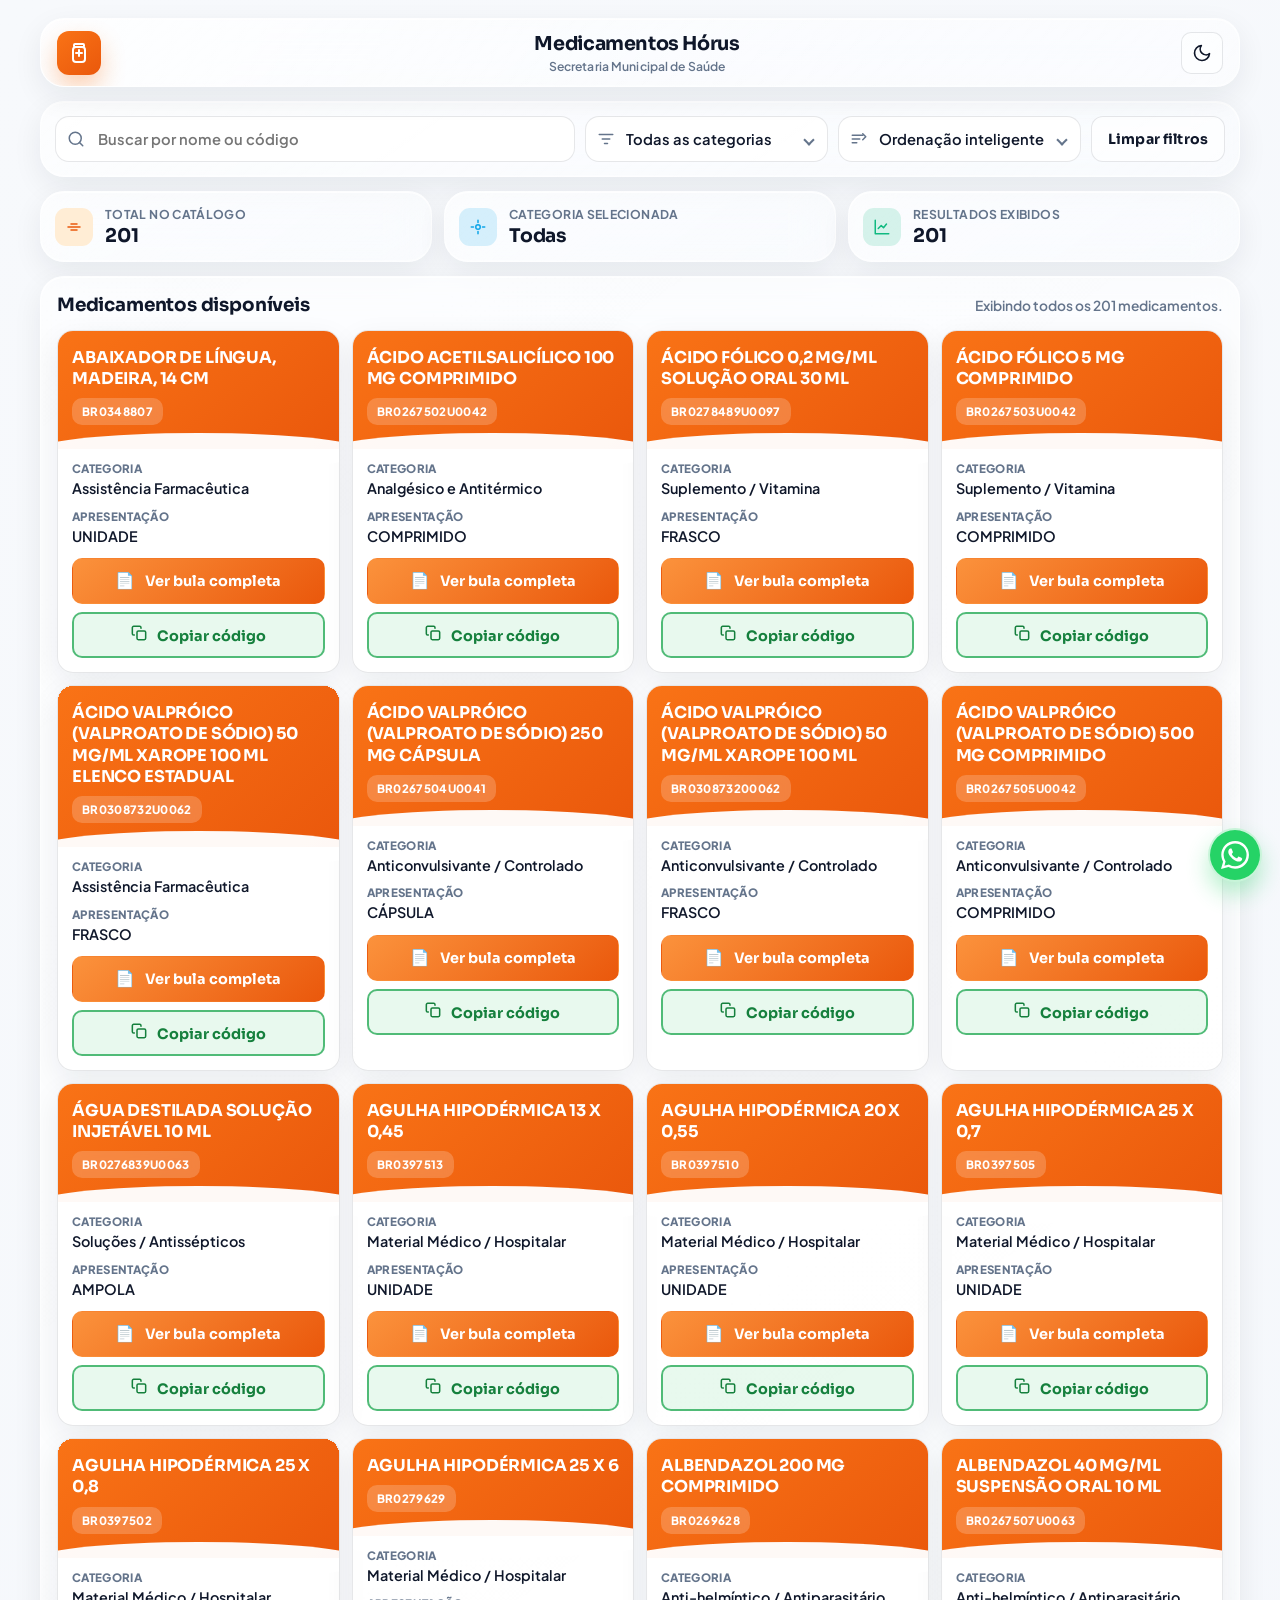
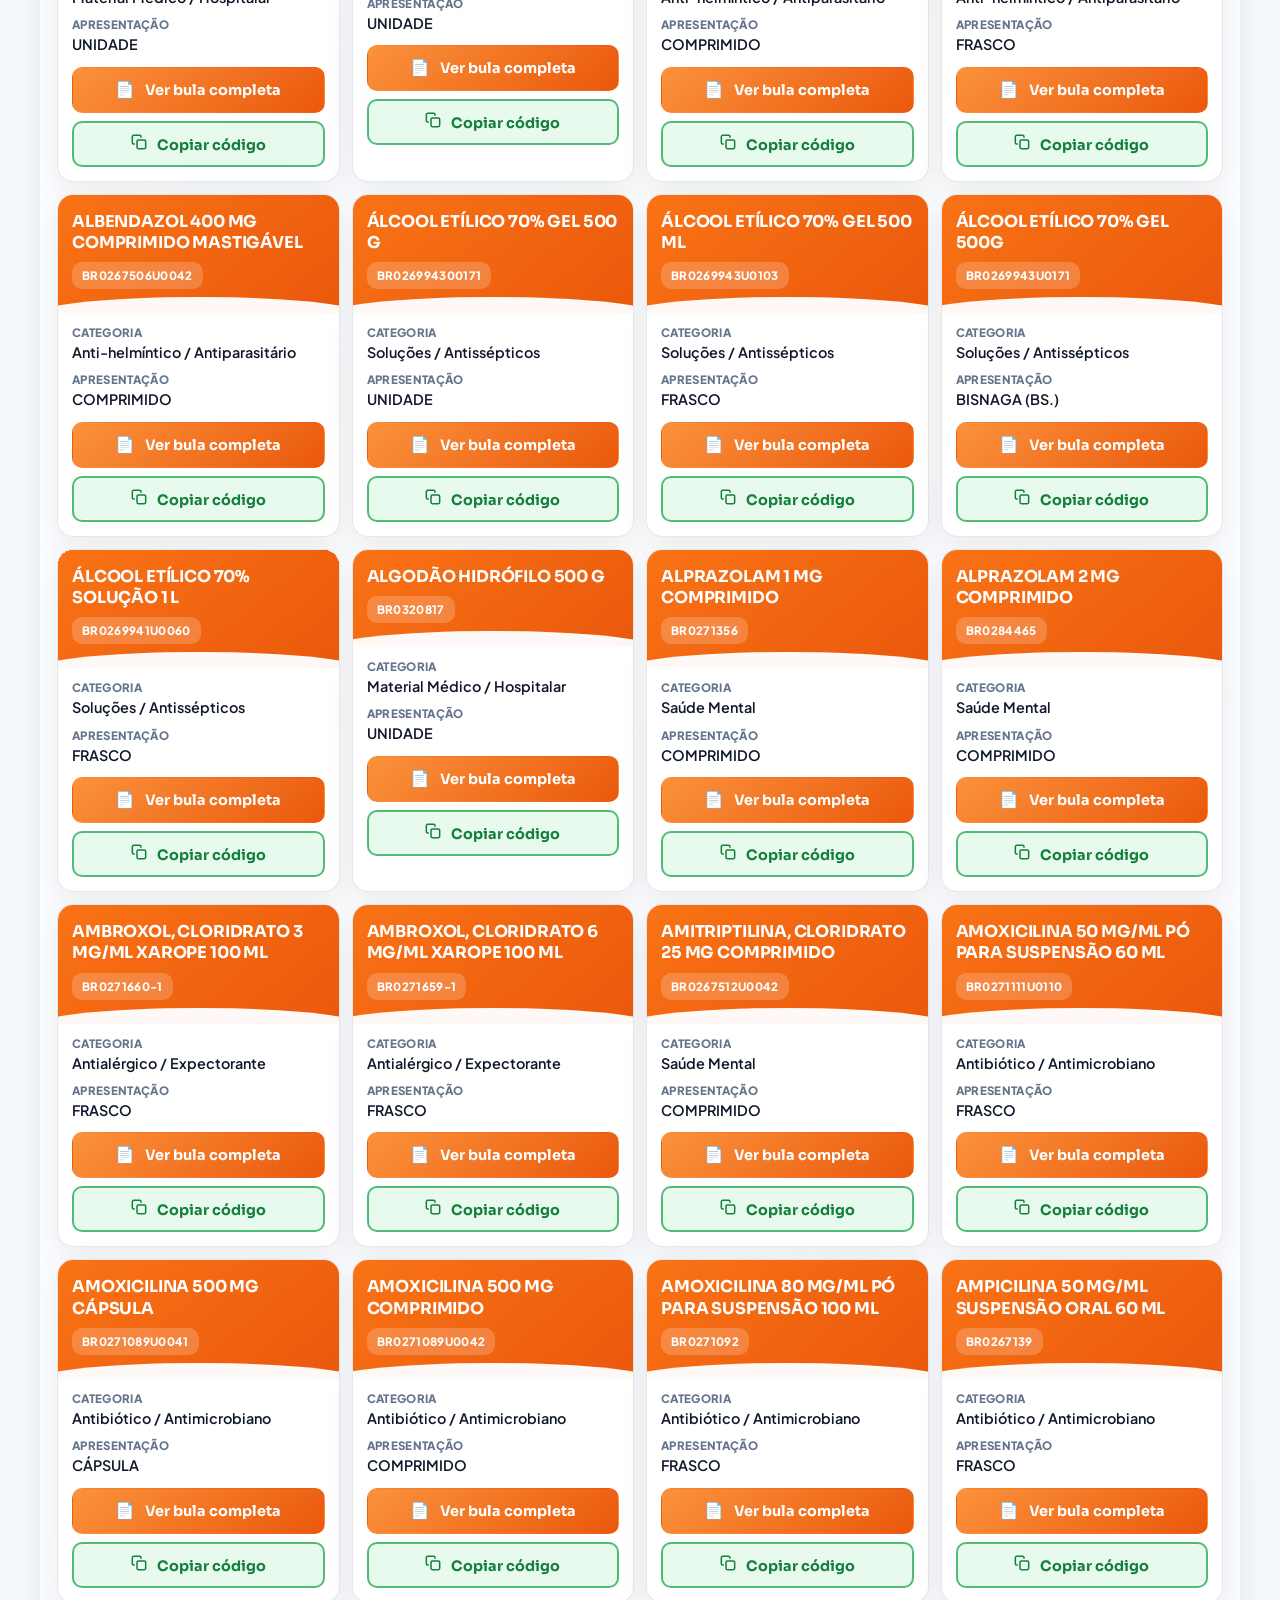
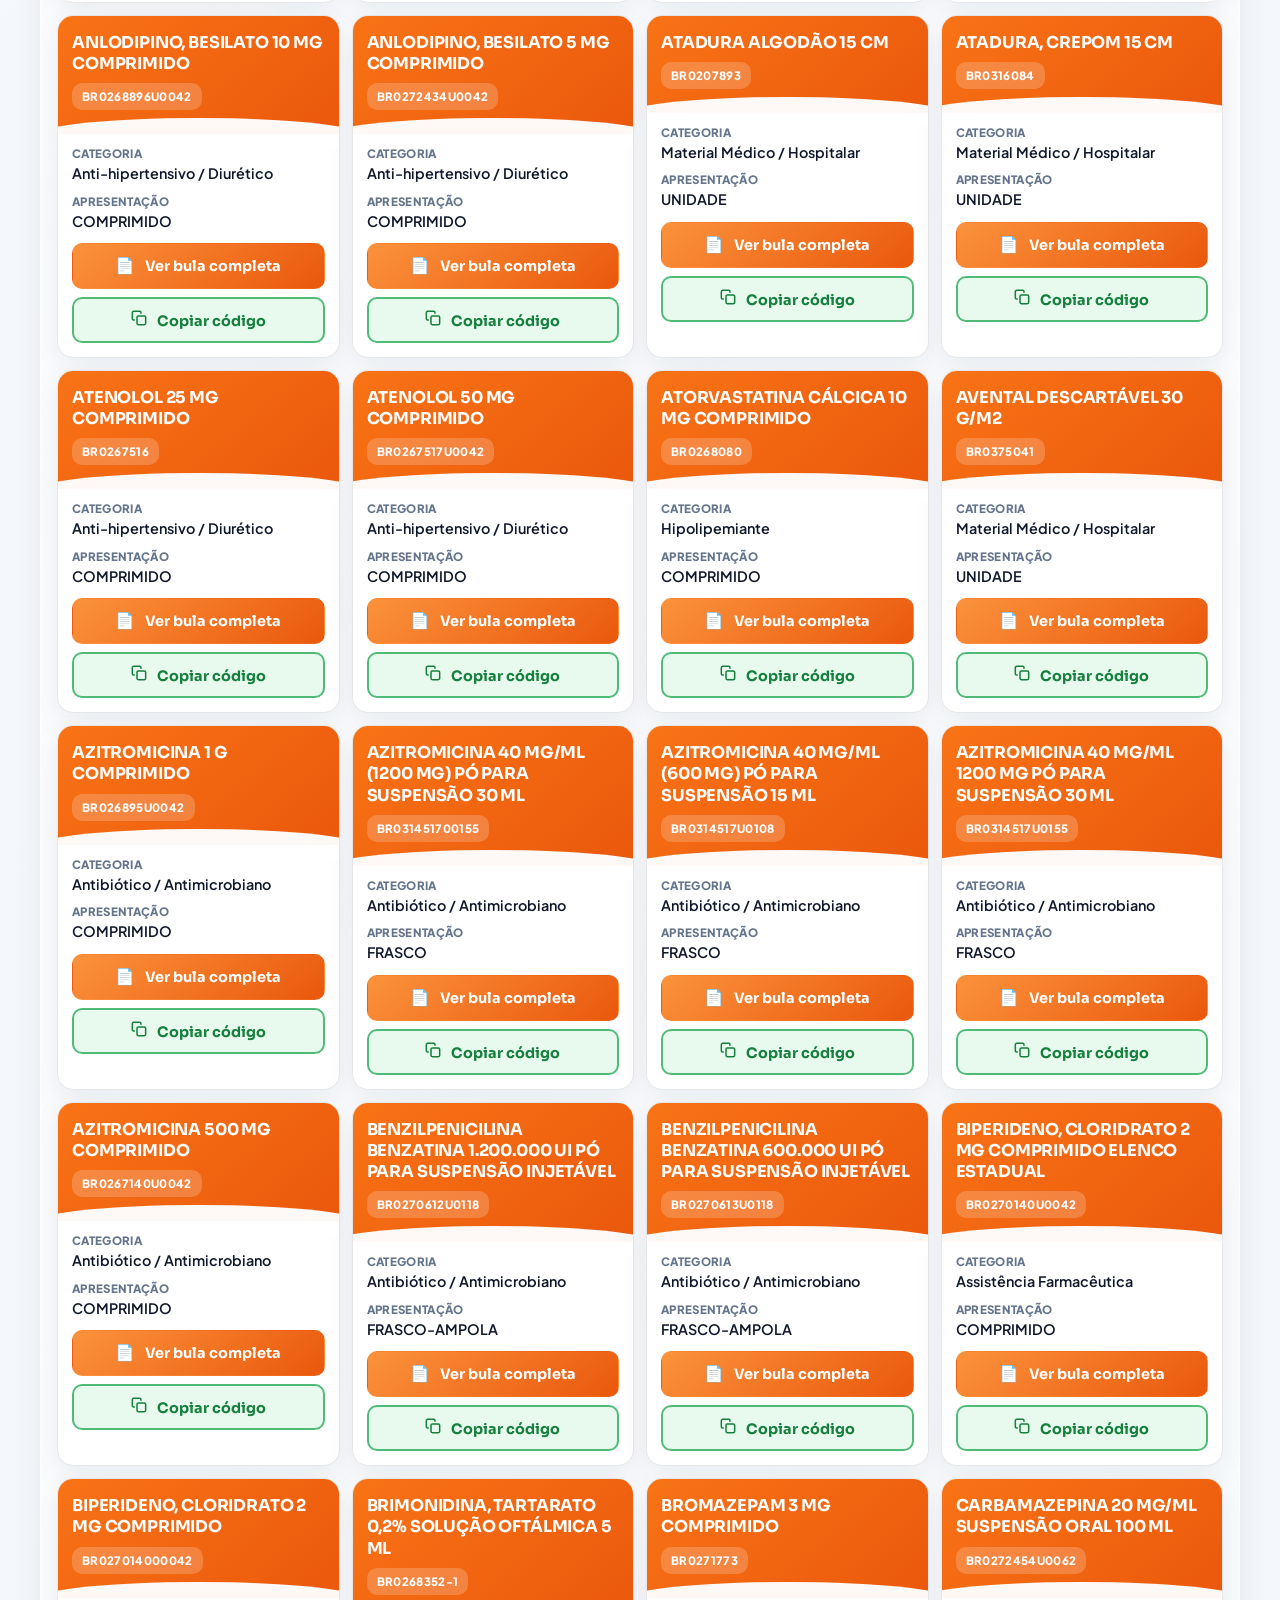
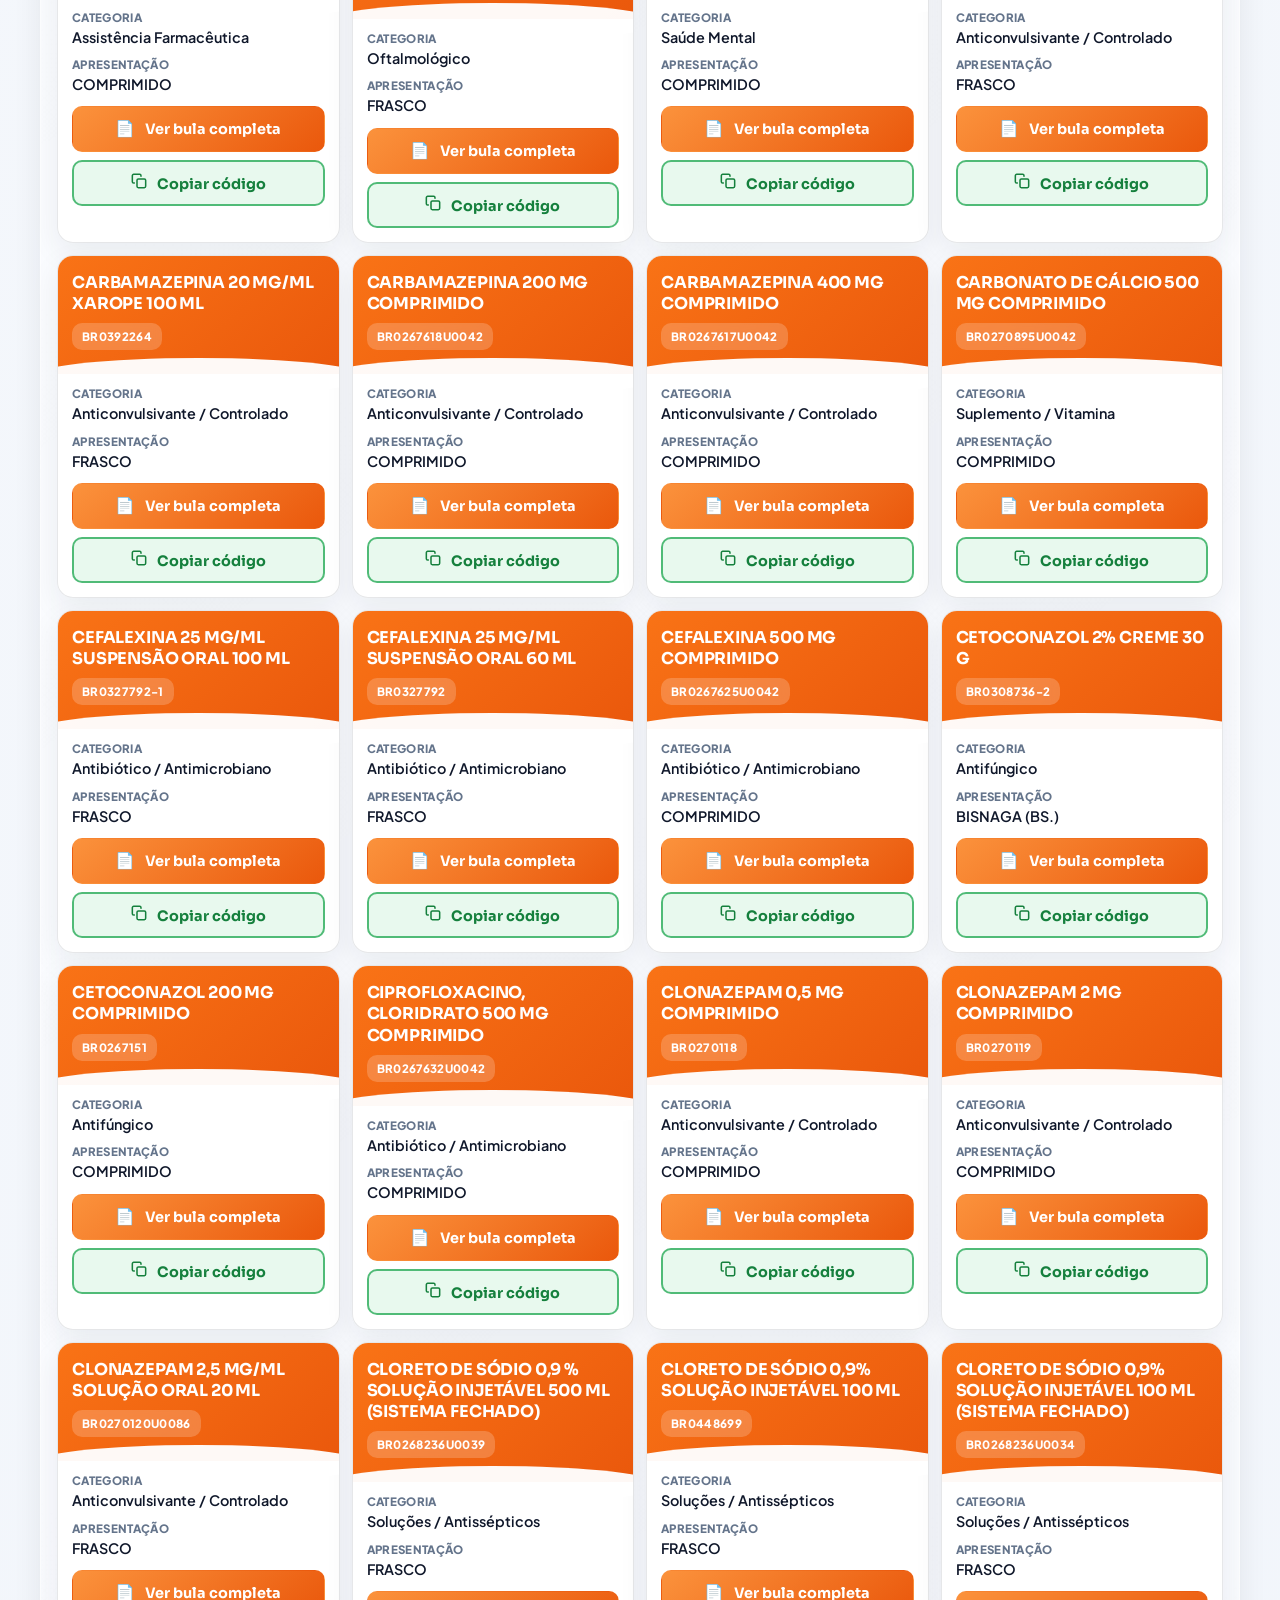
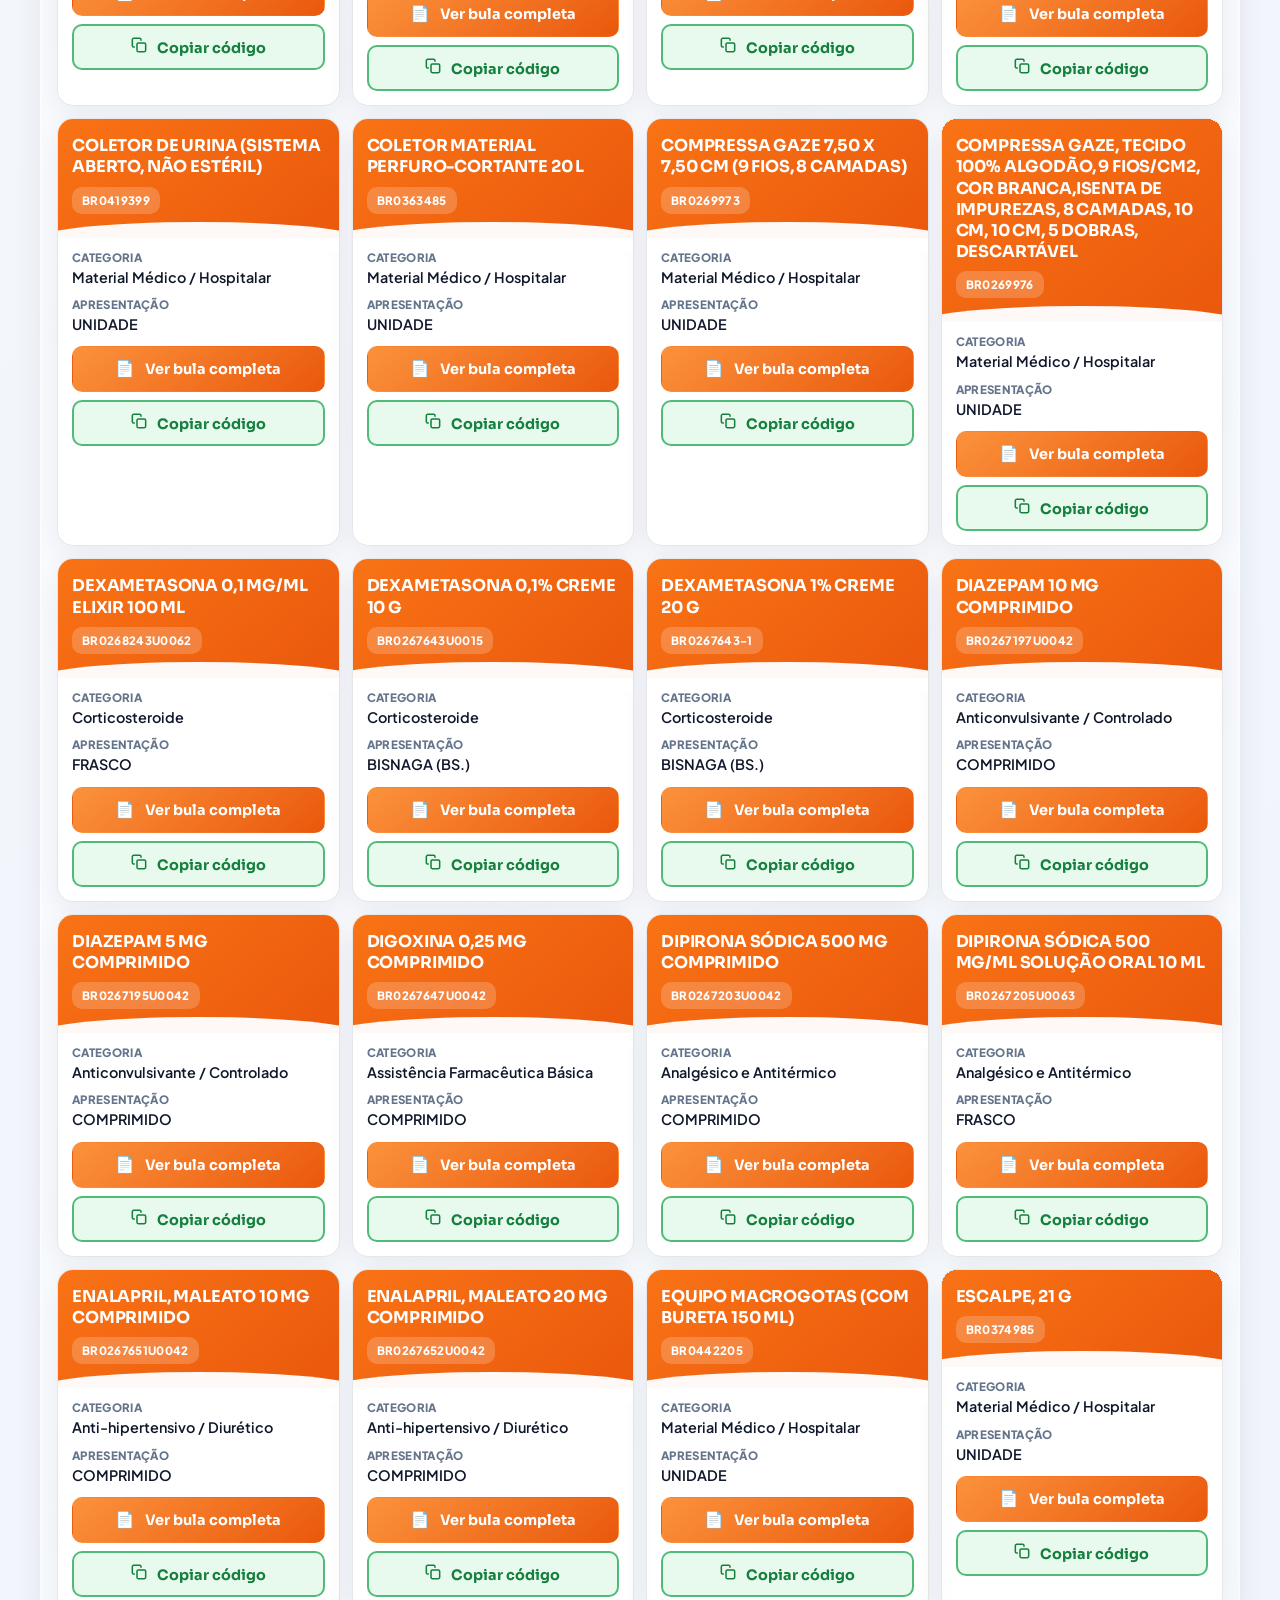
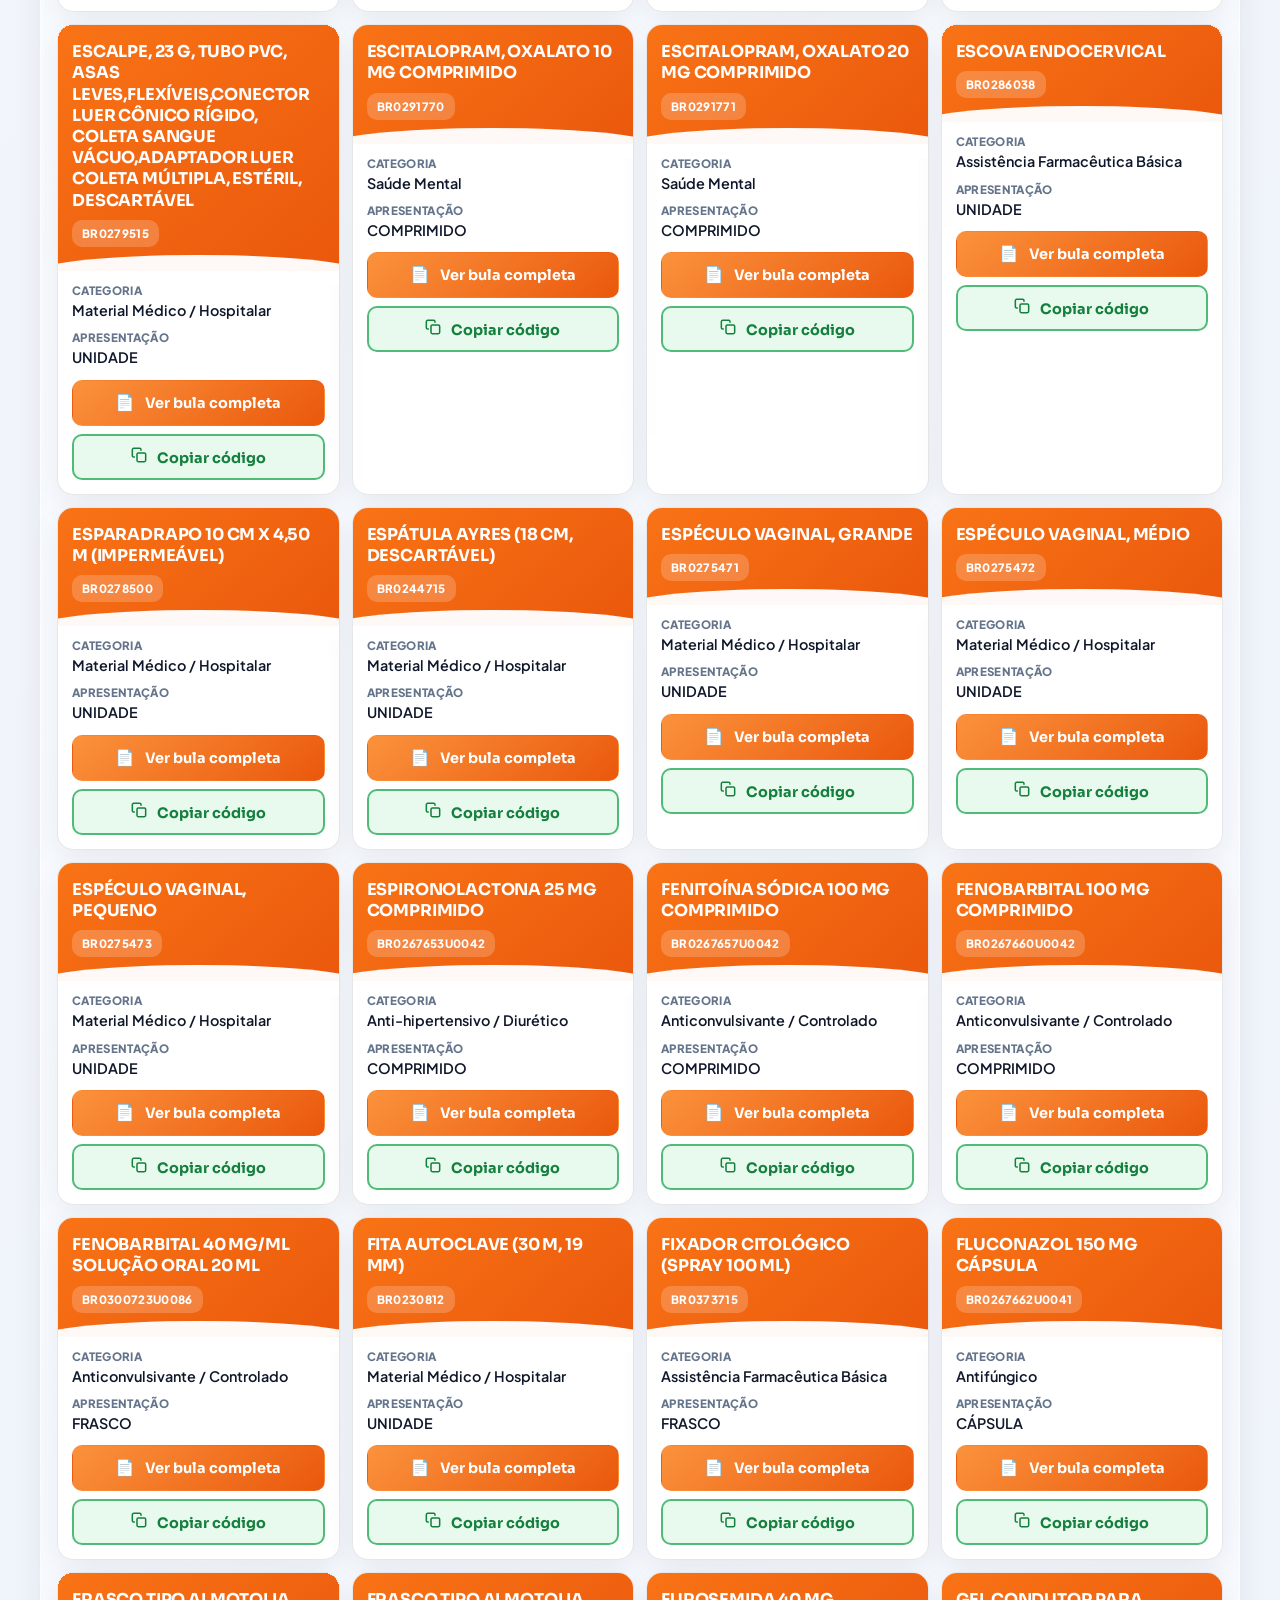
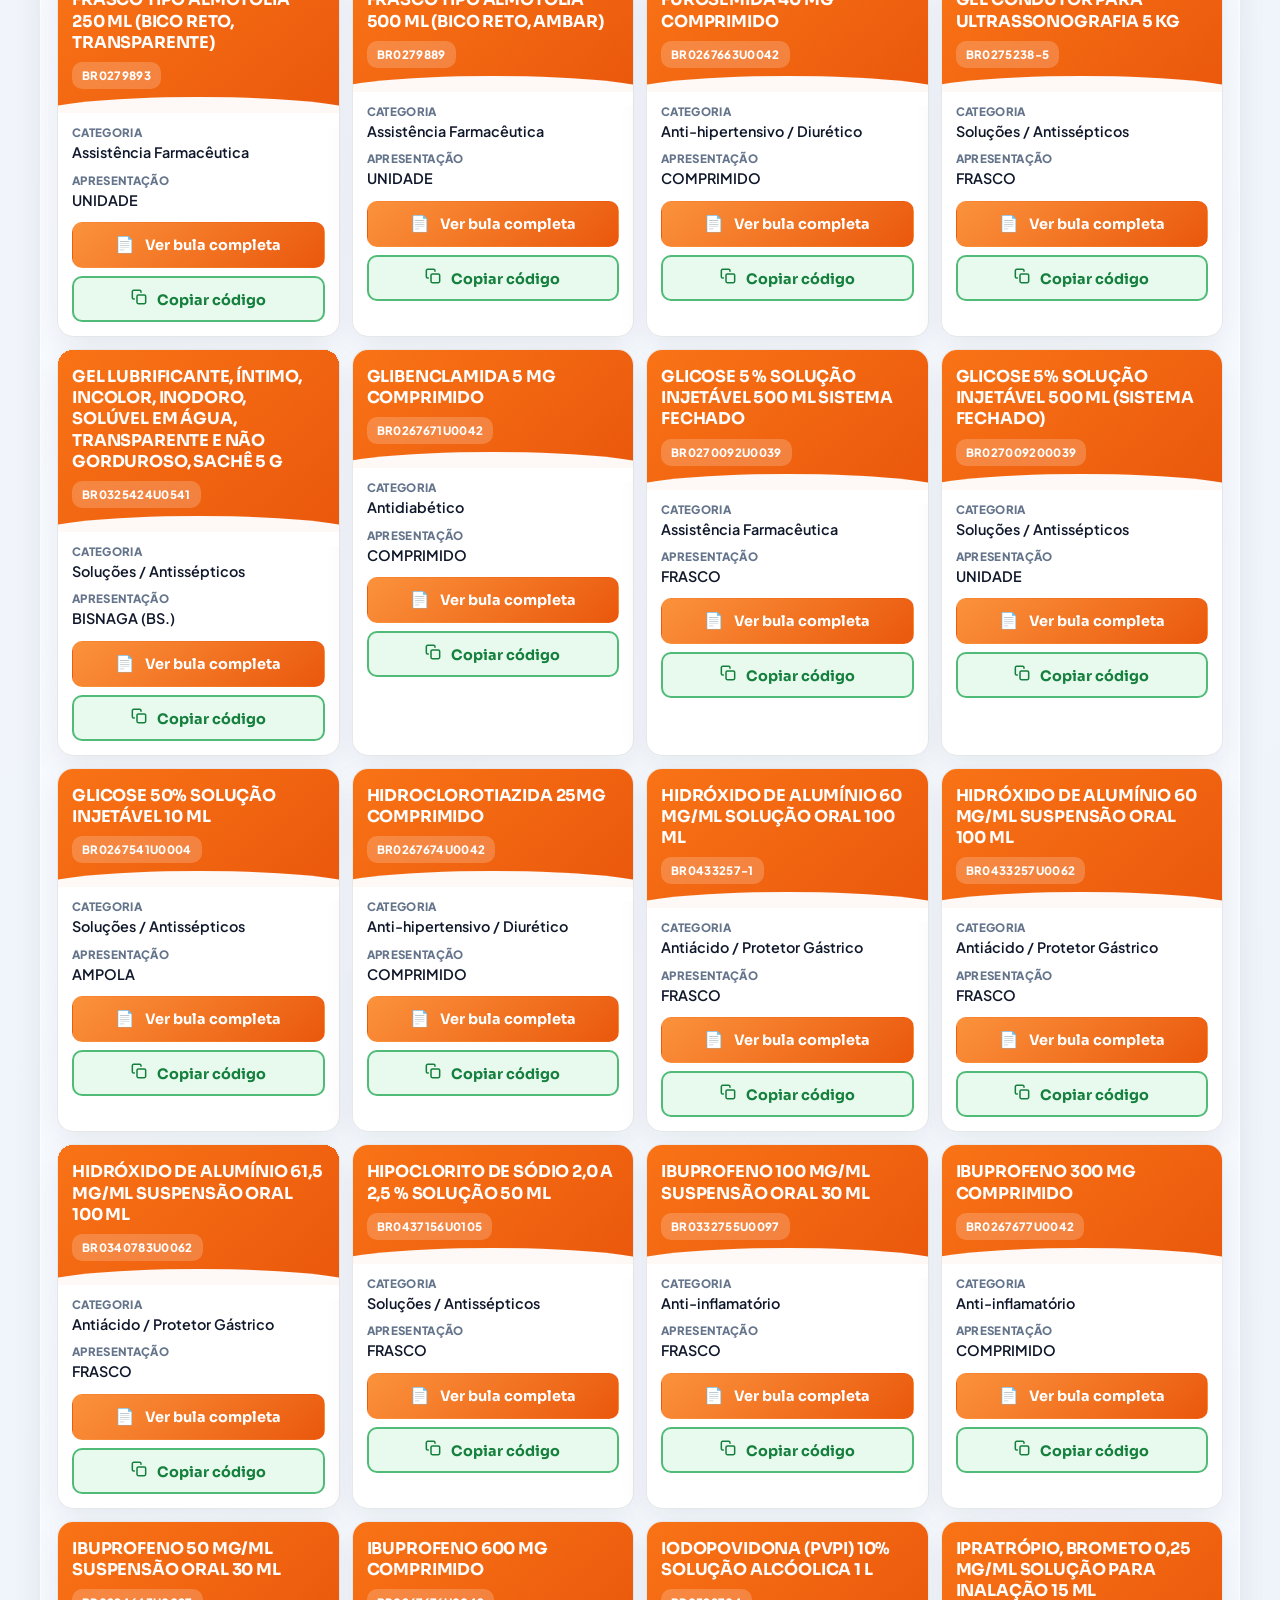
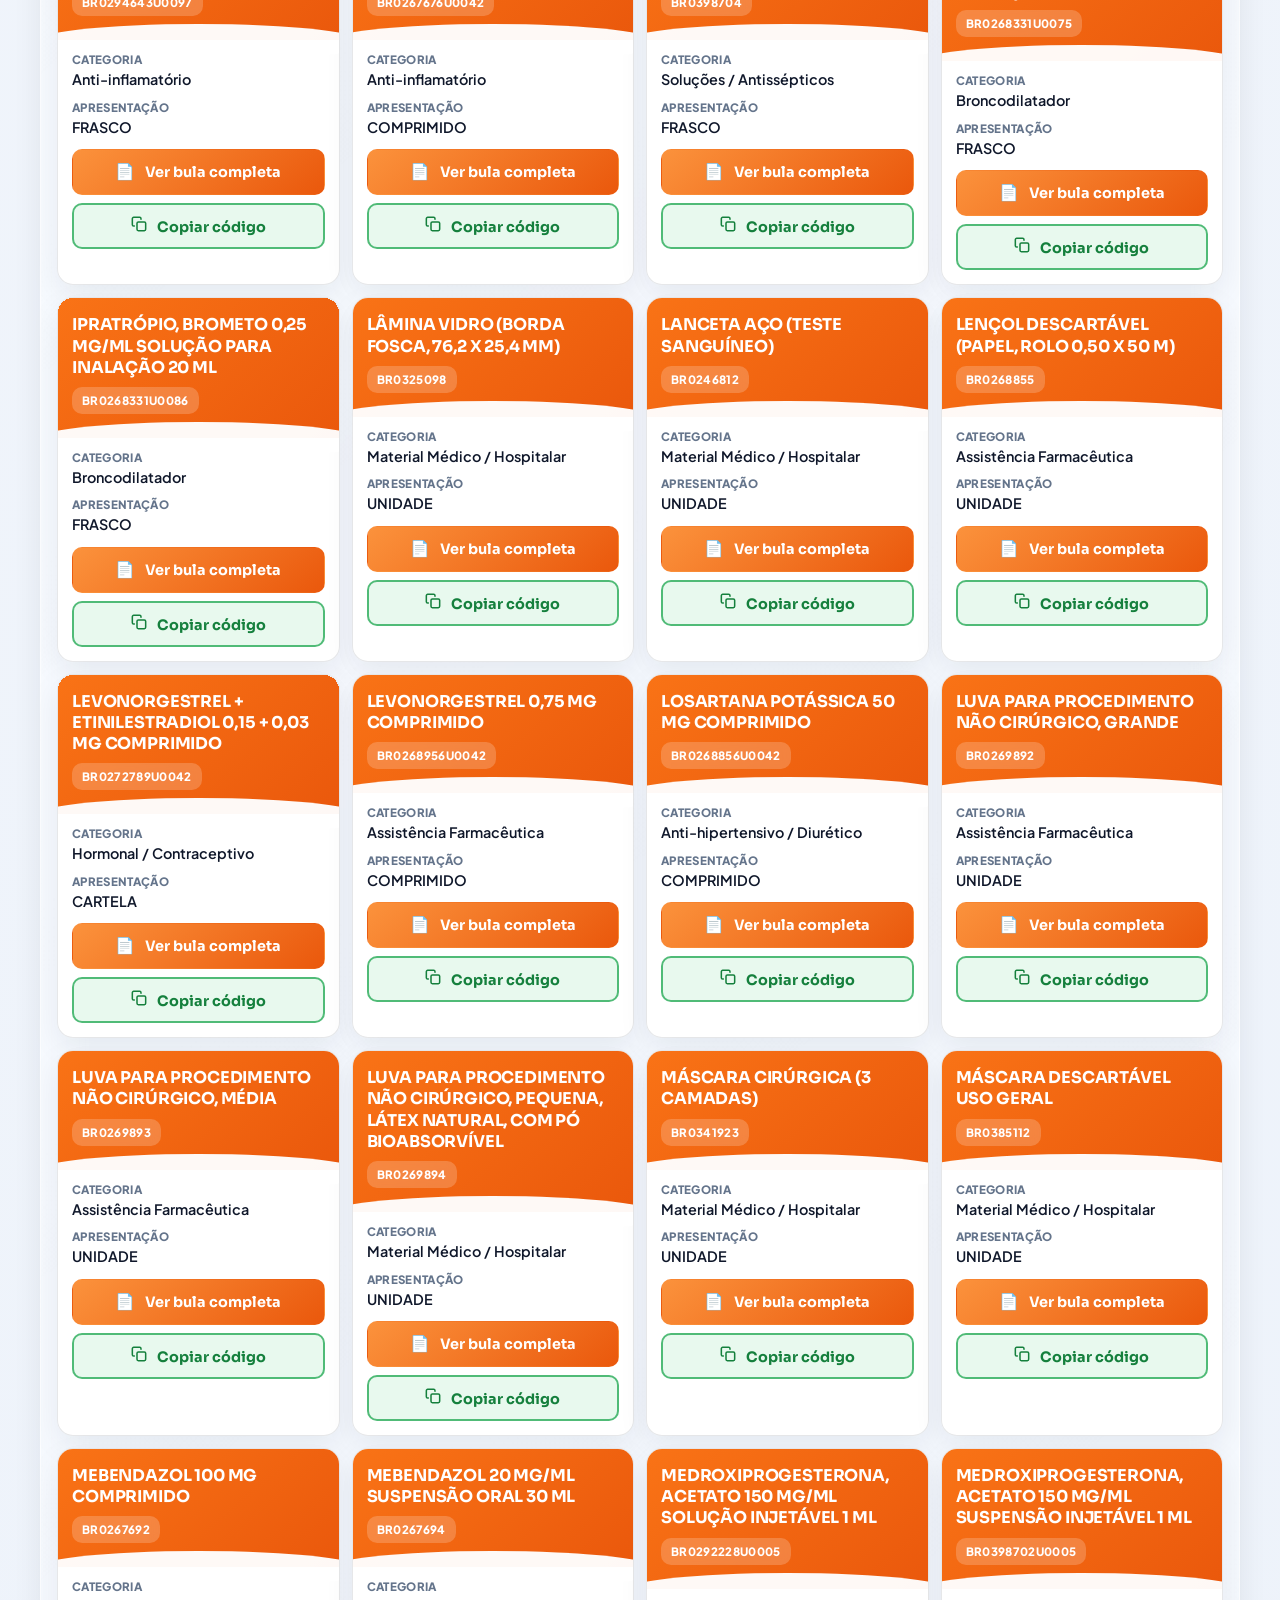
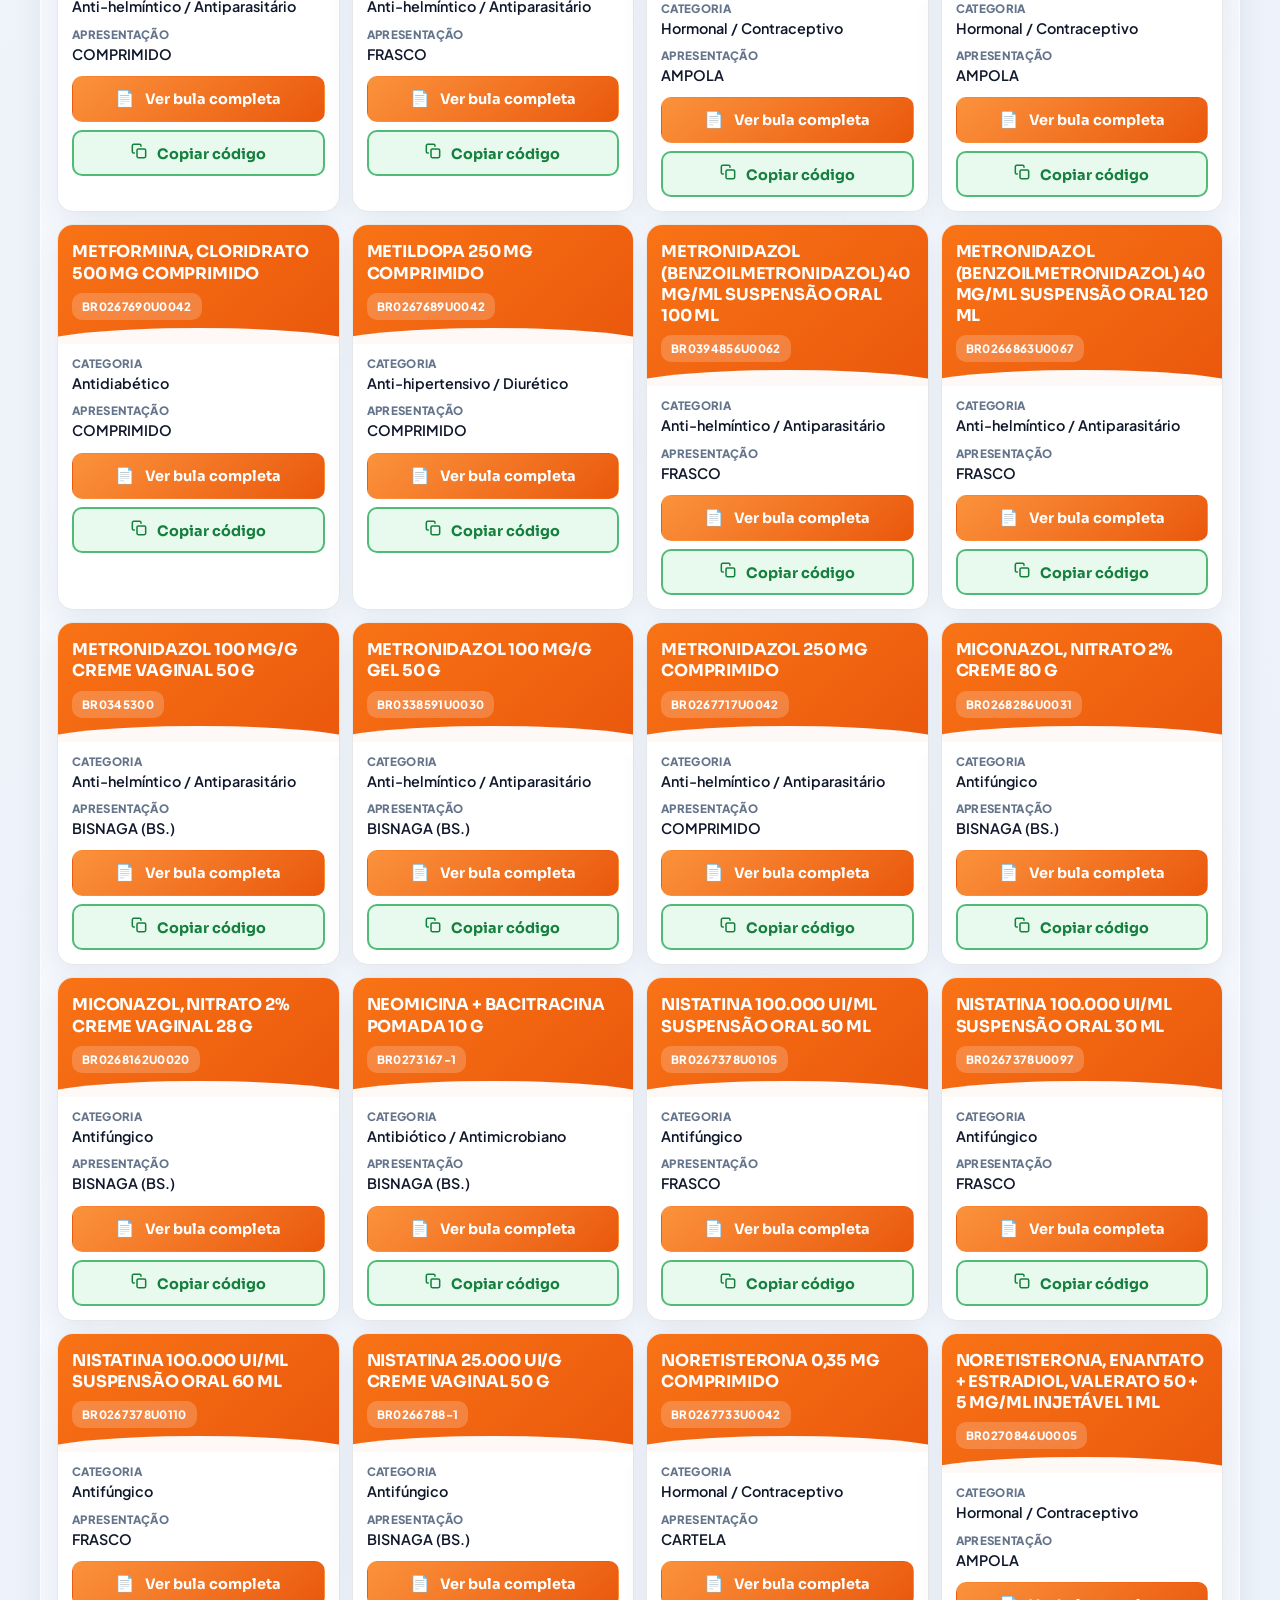
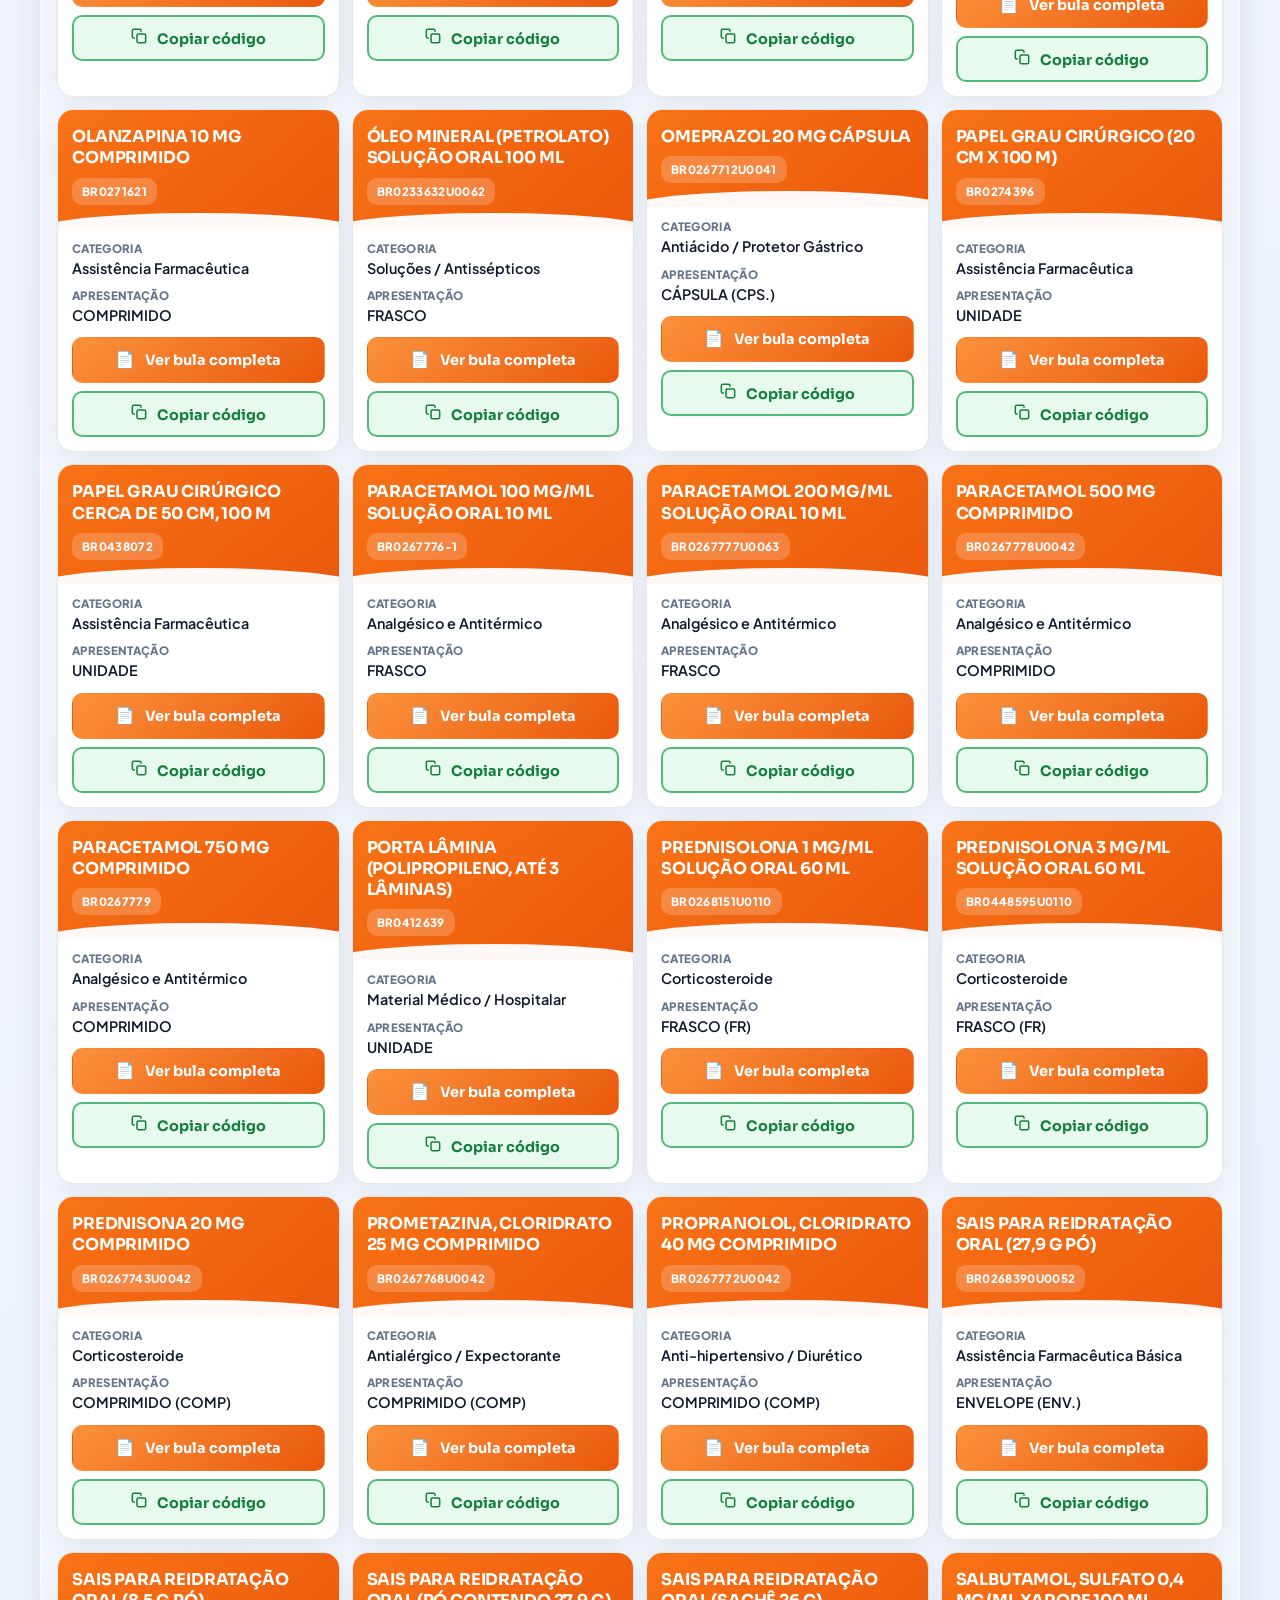
<file: formulario/med_index.html>
﻿<!DOCTYPE html>
<html lang="pt-BR">

<head>
    <meta charset="UTF-8">
    <meta name="viewport" content="width=device-width, initial-scale=1.0">
    <meta name="description" content="Catálogo de medicamentos Hórus com busca por nome, código e categoria.">
    <meta name="theme-color" content="#f97316">
    <title>Medicamentos Hórus</title>
    <link rel="preconnect" href="https://fonts.googleapis.com">
    <link rel="preconnect" href="https://fonts.gstatic.com" crossorigin>
    <link
        href="https://fonts.googleapis.com/css2?family=Plus+Jakarta+Sans:wght@400;500;600;700;800&family=Sora:wght@500;600;700;800&display=swap"
        rel="stylesheet">
    <link rel="stylesheet" href="med_style.css?v=v8.5">
</head>

<body>
    <div class="background-shapes" aria-hidden="true">
        <div class="shape shape-1"></div>
        <div class="shape shape-2"></div>
        <div class="shape shape-3"></div>
    </div>
    <div class="bg-particles" aria-hidden="true"></div>

    <div class="page-wrapper">
        <header class="catalog-header card-surface">
            <div class="brand-block">
                <div class="brand-icon" aria-hidden="true">
                    <svg width="24" height="24" viewBox="0 0 24 24" fill="none" stroke="currentColor" stroke-width="2"
                        stroke-linecap="round" stroke-linejoin="round">
                        <rect x="7" y="3" width="10" height="3" rx="1"></rect>
                        <rect x="6" y="6" width="12" height="15" rx="3"></rect>
                        <line x1="9" y1="12" x2="15" y2="12"></line>
                        <line x1="12" y1="9" x2="12" y2="15"></line>
                    </svg>
                </div>
                <div class="brand-text">
                    <h1>Medicamentos Hórus</h1>
                    <p>Secretaria Municipal de Saúde</p>
                </div>
            </div>

            <button class="theme-btn" id="themeToggle" type="button" aria-label="Alternar tema">
                <svg class="icon icon-moon" width="20" height="20" viewBox="0 0 24 24" fill="none" stroke="currentColor"
                    stroke-width="2" stroke-linecap="round" stroke-linejoin="round" aria-hidden="true">
                    <path d="M21 12.79A9 9 0 1 1 11.21 3 7 7 0 0 0 21 12.79z"></path>
                </svg>
                <svg class="icon icon-sun" width="20" height="20" viewBox="0 0 24 24" fill="none" stroke="currentColor"
                    stroke-width="2" stroke-linecap="round" stroke-linejoin="round" aria-hidden="true">
                    <circle cx="12" cy="12" r="5"></circle>
                    <line x1="12" y1="1" x2="12" y2="3"></line>
                    <line x1="12" y1="21" x2="12" y2="23"></line>
                    <line x1="4.22" y1="4.22" x2="5.64" y2="5.64"></line>
                    <line x1="18.36" y1="18.36" x2="19.78" y2="19.78"></line>
                    <line x1="1" y1="12" x2="3" y2="12"></line>
                    <line x1="21" y1="12" x2="23" y2="12"></line>
                    <line x1="4.22" y1="19.78" x2="5.64" y2="18.36"></line>
                    <line x1="18.36" y1="5.64" x2="19.78" y2="4.22"></line>
                </svg>
            </button>
        </header>

        <section class="toolbar card-surface" aria-label="Ferramentas de busca e filtro">
            <label class="search-field" for="searchInput">
                <span class="field-icon" aria-hidden="true">
                    <svg width="18" height="18" viewBox="0 0 24 24" fill="none" stroke="currentColor" stroke-width="2"
                        stroke-linecap="round" stroke-linejoin="round">
                        <circle cx="11" cy="11" r="8"></circle>
                        <line x1="21" y1="21" x2="16.65" y2="16.65"></line>
                    </svg>
                </span>
                <input type="text" id="searchInput" placeholder="Buscar por nome ou código" autocomplete="off">
            </label>

            <label class="select-field" for="categoryFilter">
                <span class="field-icon" aria-hidden="true">
                    <svg width="18" height="18" viewBox="0 0 24 24" fill="none" stroke="currentColor" stroke-width="2"
                        stroke-linecap="round" stroke-linejoin="round">
                        <path d="M3 6h18"></path>
                        <path d="M7 12h10"></path>
                        <path d="M10 18h4"></path>
                    </svg>
                </span>
                <select id="categoryFilter" aria-label="Filtrar por categoria">
                    <option value="">Todas as categorias</option>
                </select>
            </label>

            <label class="select-field" for="sortFilter">
                <span class="field-icon" aria-hidden="true">
                    <svg width="18" height="18" viewBox="0 0 24 24" fill="none" stroke="currentColor" stroke-width="2"
                        stroke-linecap="round" stroke-linejoin="round">
                        <path d="M3 7h14"></path>
                        <path d="M3 12h10"></path>
                        <path d="M3 17h6"></path>
                        <path d="M17 5l4 4-4 4"></path>
                    </svg>
                </span>
                <select id="sortFilter" aria-label="Ordenar resultados">
                    <option value="relevancia">Ordenação inteligente</option>
                    <option value="nome_asc">Nome (A-Z)</option>
                    <option value="nome_desc">Nome (Z-A)</option>
                    <option value="categoria_asc">Categoria (A-Z)</option>
                </select>
            </label>

            <button id="clearSearch" class="btn btn-secondary" type="button">Limpar filtros</button>
        </section>

        <section class="stats-grid" aria-label="Resumo do catálogo">
            <article class="stat-card card-surface">
                <span class="stat-chip stat-chip-orange" aria-hidden="true">
                    <svg width="18" height="18" viewBox="0 0 24 24" fill="none" stroke="currentColor" stroke-width="2"
                        stroke-linecap="round" stroke-linejoin="round">
                        <path d="M4 12h16"></path>
                        <path d="M8 8h8"></path>
                        <path d="M8 16h8"></path>
                    </svg>
                </span>
                <div>
                    <p class="stat-label">Total no catálogo</p>
                    <strong id="totalMedicamentos" class="stat-value">0</strong>
                </div>
            </article>

            <article class="stat-card card-surface">
                <span class="stat-chip stat-chip-blue" aria-hidden="true">
                    <svg width="18" height="18" viewBox="0 0 24 24" fill="none" stroke="currentColor" stroke-width="2"
                        stroke-linecap="round" stroke-linejoin="round">
                        <circle cx="12" cy="12" r="3"></circle>
                        <path d="M3 12h3m12 0h3M12 3v3m0 12v3"></path>
                    </svg>
                </span>
                <div>
                    <p class="stat-label">Categoria selecionada</p>
                    <strong id="categoriaAtual" class="stat-value">Todas</strong>
                </div>
            </article>

            <article class="stat-card card-surface">
                <span class="stat-chip stat-chip-green" aria-hidden="true">
                    <svg width="18" height="18" viewBox="0 0 24 24" fill="none" stroke="currentColor" stroke-width="2"
                        stroke-linecap="round" stroke-linejoin="round">
                        <path d="M3 3v18h18"></path>
                        <path d="M7 14l4-4 3 3 4-5"></path>
                    </svg>
                </span>
                <div>
                    <p class="stat-label">Resultados exibidos</p>
                    <strong id="resultadosExibidos" class="stat-value">0</strong>
                </div>
            </article>
        </section>

        <main class="catalog-shell card-surface">
            <div class="catalog-head">
                <h2>Medicamentos disponíveis</h2>
                <p id="resultsSummary">Carregando itens...</p>
            </div>

            <div id="medicamentosContainer" class="medicamentos-grid" aria-live="polite"></div>

            <section id="noResults" class="no-results hidden" aria-live="polite">
                <div class="empty-state">
                    <div class="empty-icon" aria-hidden="true">
                        <svg width="32" height="32" viewBox="0 0 24 24" fill="none" stroke="currentColor" stroke-width="2"
                            stroke-linecap="round" stroke-linejoin="round">
                            <circle cx="11" cy="11" r="8"></circle>
                            <line x1="21" y1="21" x2="16.65" y2="16.65"></line>
                            <line x1="8" y1="11" x2="14" y2="11"></line>
                        </svg>
                    </div>
                    <h3>Nenhum medicamento encontrado</h3>
                    <p>Refine o termo de busca ou limpe os filtros para ver todos os itens.</p>
                    <button type="button" class="btn btn-primary" id="resetNoResults">Mostrar tudo</button>
                </div>
            </section>
        </main>

        <footer class="page-footer">
            <p>Desenvolvido por <span class="author-name">Eros Fernandes</span></p>
        </footer>
    </div>

    <a href="https://wa.me/5589994250078" class="whatsapp-float" target="_blank" rel="noopener noreferrer"
        aria-label="Fale conosco no WhatsApp">
        <svg width="28" height="28" viewBox="0 0 24 24" fill="currentColor" aria-hidden="true">
            <path
                d="M20.52 3.48A11.77 11.77 0 0 0 12.09 0C5.55 0 .24 5.32.24 11.86c0 2.09.55 4.14 1.59 5.95L0 24l6.38-1.67a11.86 11.86 0 0 0 5.71 1.46h.01c6.54 0 11.86-5.32 11.86-11.86 0-3.17-1.24-6.15-3.44-8.45zM12.1 21.71a9.77 9.77 0 0 1-4.98-1.36l-.36-.22-3.79 1 1.01-3.69-.24-.38a9.75 9.75 0 0 1-1.5-5.2c0-5.41 4.41-9.82 9.84-9.82 2.62 0 5.08 1.02 6.93 2.88a9.75 9.75 0 0 1 2.87 6.94c0 5.42-4.41 9.83-9.82 9.83zm5.39-7.37c-.29-.14-1.71-.84-1.98-.94-.27-.1-.46-.14-.66.15-.2.29-.76.94-.93 1.13-.17.2-.34.22-.63.07-.29-.14-1.22-.45-2.32-1.43-.86-.77-1.44-1.72-1.61-2.01-.17-.29-.02-.45.13-.6.13-.13.29-.34.43-.51.14-.17.2-.29.29-.48.1-.2.05-.37-.02-.51-.07-.14-.66-1.59-.91-2.18-.24-.57-.48-.49-.66-.5h-.56c-.2 0-.51.07-.78.37s-1.03 1.01-1.03 2.47 1.05 2.88 1.2 3.08c.14.2 2.06 3.14 5 4.4.7.3 1.24.48 1.66.62.7.22 1.34.19 1.85.12.56-.08 1.71-.7 1.95-1.37.24-.67.24-1.25.17-1.37-.07-.12-.26-.2-.55-.34z" />
        </svg>
    </a>

    <div id="notification" class="toast hidden" role="status" aria-live="polite">
        <div class="toast-icon" aria-hidden="true">
            <svg width="16" height="16" viewBox="0 0 24 24" fill="none" stroke="currentColor" stroke-width="2.5"
                stroke-linecap="round" stroke-linejoin="round">
                <polyline points="20 6 9 17 4 12"></polyline>
            </svg>
        </div>
        <div class="toast-text">
            <strong id="toastTitle">Código copiado</strong>
            <span id="toastMessage">Pronto para colar no sistema.</span>
        </div>
    </div>

    <div id="bulaModal" class="bula-modal hidden" role="dialog" aria-modal="true" aria-labelledby="bulaModalTitle">
        <div class="bula-modal-backdrop" data-close-bula="true"></div>
        <div class="bula-modal-card card-surface" tabindex="-1">
            <div class="bula-modal-head">
                <div>
                    <p id="bulaModalCode" class="bula-modal-code">Código</p>
                    <h3 id="bulaModalTitle">Bula completa</h3>
                </div>
                <button id="bulaCloseBtn" class="bula-close" type="button" aria-label="Fechar bula">
                    <svg width="18" height="18" viewBox="0 0 24 24" fill="none" stroke="currentColor" stroke-width="2.4"
                        stroke-linecap="round" stroke-linejoin="round" aria-hidden="true">
                        <line x1="18" y1="6" x2="6" y2="18"></line>
                        <line x1="6" y1="6" x2="18" y2="18"></line>
                    </svg>
                </button>
            </div>
            <div id="bulaModalBody" class="bula-modal-body"></div>
        </div>
    </div>

    <script src="med_script.js?v=v8.5"></script>
</body>

</html>
</file>
<file: formulario/med_style.css>
﻿:root {
    --brand: #f97316;
    --brand-strong: #ea580c;
    --brand-soft: #ffedd5;
    --brand-glow: rgba(249, 115, 22, 0.24);

    --ok: #10b981;
    --ok-soft: rgba(16, 185, 129, 0.16);
    --info: #0ea5e9;
    --info-soft: rgba(14, 165, 233, 0.16);

    --bg-start: #f7f9fc;
    --bg-mid: #f1f5fb;
    --bg-end: #e9f0fa;
    --surface-main: rgba(255, 255, 255, 0.78);
    --surface-card: rgba(255, 255, 255, 0.96);
    --surface-input: rgba(255, 255, 255, 0.95);

    --border-soft: rgba(15, 23, 42, 0.1);
    --border-strong: rgba(15, 23, 42, 0.18);
    --glass-border: rgba(255, 255, 255, 0.55);

    --text-main: #0f172a;
    --text-muted: #475569;
    --text-soft: #64748b;

    --radius-xs: 8px;
    --radius-sm: 12px;
    --radius-md: 16px;
    --radius-lg: 24px;
    --radius-pill: 999px;

    --shadow-soft: 0 10px 30px rgba(15, 23, 42, 0.07);
    --shadow-mid: 0 22px 50px rgba(15, 23, 42, 0.1);
    --shadow-brand: 0 20px 44px rgba(249, 115, 22, 0.24);

    --font-body: 'Plus Jakarta Sans', 'Segoe UI', sans-serif;
    --font-heading: 'Sora', 'Plus Jakarta Sans', sans-serif;

    --ease-standard: cubic-bezier(0.2, 0.8, 0.2, 1);
    --ease-bounce: cubic-bezier(0.34, 1.56, 0.64, 1);
}

[data-theme="dark"] {
    --bg-start: #0b1220;
    --bg-mid: #14253a;
    --bg-end: #1e293b;
    --surface-main: rgba(15, 23, 42, 0.7);
    --surface-card: rgba(15, 23, 42, 0.9);
    --surface-input: rgba(30, 41, 59, 0.9);

    --border-soft: rgba(148, 163, 184, 0.22);
    --border-strong: rgba(148, 163, 184, 0.44);
    --glass-border: rgba(148, 163, 184, 0.24);

    --text-main: #f8fafc;
    --text-muted: #cbd5e1;
    --text-soft: #94a3b8;

    --shadow-soft: 0 10px 30px rgba(2, 6, 23, 0.45);
    --shadow-mid: 0 24px 52px rgba(2, 6, 23, 0.58);
    --brand-soft: rgba(249, 115, 22, 0.15);
}

*,
*::before,
*::after {
    box-sizing: border-box;
}

html,
body {
    margin: 0;
    padding: 0;
}

body {
    min-height: 100vh;
    font-family: var(--font-body);
    color: var(--text-main);
    background: linear-gradient(140deg, var(--bg-start) 0%, var(--bg-mid) 44%, var(--bg-end) 100%);
    -webkit-font-smoothing: antialiased;
    text-rendering: optimizeLegibility;
    position: relative;
    overflow-x: hidden;
    transition: background 0.3s var(--ease-standard), color 0.3s var(--ease-standard);
}

body.modal-open {
    overflow: hidden;
}

body::before {
    content: '';
    position: fixed;
    inset: 0;
    background-image: radial-gradient(circle at 1px 1px, rgba(148, 163, 184, 0.14) 1px, transparent 0);
    background-size: 18px 18px;
    opacity: 0;
    pointer-events: none;
    z-index: -3;
}

.background-shapes {
    display: none;
}

.shape {
    position: absolute;
    border-radius: 999px;
    filter: blur(90px);
    opacity: 0.3;
    animation: floatAmbient 16s ease-in-out infinite alternate;
}

.shape-1 {
    width: 420px;
    height: 420px;
    top: -120px;
    left: -140px;
    background: rgba(249, 115, 22, 0.48);
}

.shape-2 {
    width: 360px;
    height: 360px;
    right: -120px;
    bottom: 10%;
    background: rgba(34, 197, 94, 0.4);
    animation-delay: -6s;
}

.shape-3 {
    width: 280px;
    height: 280px;
    top: 42%;
    left: 20%;
    background: rgba(249, 115, 22, 0.22);
    animation-delay: -11s;
}

.bg-particles {
    display: none;
}

.page-wrapper {
    width: min(1200px, calc(100% - 28px));
    margin: 0 auto;
    padding: 18px 0 28px;
    display: flex;
    flex-direction: column;
    gap: 14px;
    position: relative;
    z-index: 1;
}

.card-surface {
    border: 1px solid rgba(255, 255, 255, 0.62);
    border-radius: var(--radius-lg);
    background: linear-gradient(145deg, rgba(255, 255, 255, 0.66), rgba(255, 255, 255, 0.4));
    backdrop-filter: blur(20px) saturate(165%);
    -webkit-backdrop-filter: blur(20px) saturate(165%);
    box-shadow: var(--shadow-soft), inset 0 1px 0 rgba(255, 255, 255, 0.8), inset 0 -1px 0 rgba(255, 255, 255, 0.36);
}

[data-theme="dark"] .card-surface {
    border-color: rgba(148, 163, 184, 0.36);
    background: linear-gradient(145deg, rgba(30, 41, 59, 0.72), rgba(15, 23, 42, 0.62));
    box-shadow: var(--shadow-soft), inset 0 1px 0 rgba(148, 163, 184, 0.24), inset 0 -1px 0 rgba(15, 23, 42, 0.55);
}

.catalog-header {
    position: sticky;
    top: 14px;
    z-index: 40;
    padding: 12px 16px;
    display: flex;
    align-items: center;
    justify-content: space-between;
    gap: 14px;
    overflow: hidden;
}

.catalog-header::before {
    content: '';
    position: absolute;
    inset: 0;
    background: linear-gradient(120deg, rgba(255, 255, 255, 0.42), rgba(255, 255, 255, 0.08) 45%, rgba(255, 255, 255, 0.28));
    pointer-events: none;
    z-index: 0;
}

.catalog-header > * {
    position: relative;
    z-index: 1;
}

.brand-block {
    display: flex;
    align-items: center;
    justify-content: center;
    gap: 0;
    min-width: 0;
    flex: 1;
    position: relative;
    padding: 0 6px 0 56px;
}

.brand-icon {
    width: 44px;
    height: 44px;
    border-radius: 12px;
    background: linear-gradient(140deg, var(--brand), var(--brand-strong));
    color: #fff;
    display: inline-flex;
    align-items: center;
    justify-content: center;
    box-shadow: 0 12px 24px rgba(249, 115, 22, 0.33);
    position: absolute;
    left: 0;
    top: 50%;
    transform: translateY(-50%);
    flex-shrink: 0;
}

.brand-text {
    text-align: center;
    width: 100%;
    min-width: 0;
}

.brand-text h1 {
    margin: 0;
    font-family: var(--font-heading);
    font-size: clamp(1rem, 2vw, 1.2rem);
    letter-spacing: -0.02em;
    font-weight: 700;
}

.brand-text p {
    margin: 2px 0 0;
    color: var(--text-soft);
    font-size: 0.76rem;
    font-weight: 600;
    letter-spacing: 0.01em;
    text-align: center;
}

.theme-btn {
    width: 42px;
    height: 42px;
    border-radius: 10px;
    border: 1px solid var(--border-soft);
    background: rgba(255, 255, 255, 0.46);
    color: var(--text-main);
    cursor: pointer;
    display: inline-flex;
    align-items: center;
    justify-content: center;
    position: relative;
    transition: transform 0.25s var(--ease-bounce), background 0.25s var(--ease-standard),
        border-color 0.25s var(--ease-standard);
}

[data-theme="dark"] .theme-btn {
    background: rgba(15, 23, 42, 0.72);
}

.theme-btn:hover {
    transform: translateY(-2px) rotate(8deg);
    border-color: var(--border-strong);
}

.theme-btn:focus-visible {
    outline: 3px solid var(--brand-glow);
    outline-offset: 2px;
}

.theme-btn .icon {
    position: absolute;
    transition: opacity 0.2s var(--ease-standard), transform 0.2s var(--ease-standard);
}

.theme-btn .icon-sun {
    opacity: 0;
    transform: scale(0.7);
}

[data-theme="dark"] .theme-btn .icon-sun {
    opacity: 1;
    transform: scale(1);
}

[data-theme="dark"] .theme-btn .icon-moon {
    opacity: 0;
    transform: scale(0.7);
}

.toolbar {
    padding: 14px;
    display: grid;
    grid-template-columns: minmax(0, 1.2fr) minmax(220px, 0.56fr) minmax(220px, 0.56fr) auto;
    gap: 10px;
    align-items: center;
}

.search-field,
.select-field {
    position: relative;
    display: flex;
    align-items: center;
    border: 1px solid var(--border-soft);
    border-radius: 14px;
    background: var(--surface-input);
    min-height: 46px;
}

.search-field:focus-within,
.select-field:focus-within {
    border-color: rgba(249, 115, 22, 0.5);
    box-shadow: 0 0 0 4px var(--brand-glow);
}

.field-icon {
    width: 40px;
    display: inline-flex;
    align-items: center;
    justify-content: center;
    color: var(--text-soft);
    flex-shrink: 0;
}

.search-field input,
.select-field select {
    width: 100%;
    border: none;
    outline: none;
    background: transparent;
    color: var(--text-main);
    font-family: var(--font-body);
    font-size: 0.92rem;
    font-weight: 600;
    padding-right: 12px;
}

.select-field select {
    cursor: pointer;
    appearance: none;
    padding-right: 34px;
    text-overflow: ellipsis;
}

.select-field::after {
    content: '';
    position: absolute;
    right: 14px;
    top: calc(50% - 3px);
    width: 8px;
    height: 8px;
    border-right: 2px solid var(--text-soft);
    border-bottom: 2px solid var(--text-soft);
    transform: rotate(45deg);
    pointer-events: none;
}

.btn {
    min-height: 46px;
    border-radius: 12px;
    border: 1px solid transparent;
    padding: 10px 16px;
    font-family: var(--font-heading);
    font-size: 0.88rem;
    font-weight: 700;
    letter-spacing: 0.01em;
    cursor: pointer;
    display: inline-flex;
    align-items: center;
    justify-content: center;
    text-align: center;
    transition: transform 0.25s var(--ease-bounce), box-shadow 0.25s var(--ease-standard),
        background 0.25s var(--ease-standard), border-color 0.25s var(--ease-standard);
}

.btn:focus-visible {
    outline: 3px solid var(--brand-glow);
    outline-offset: 2px;
}

.btn-primary {
    color: #fff;
    background: linear-gradient(140deg, var(--brand), var(--brand-strong));
    box-shadow: var(--shadow-brand);
}

.btn-primary:hover {
    transform: translateY(-2px);
}

.btn-secondary {
    color: var(--text-main);
    background: rgba(255, 255, 255, 0.66);
    border-color: var(--border-soft);
}

[data-theme="dark"] .btn-secondary {
    background: rgba(30, 41, 59, 0.65);
}

.btn-secondary:hover {
    transform: translateY(-2px);
    border-color: var(--border-strong);
}

.stats-grid {
    display: grid;
    grid-template-columns: repeat(3, minmax(0, 1fr));
    gap: 12px;
}

.stat-card {
    padding: 14px;
    display: flex;
    align-items: center;
    gap: 12px;
    transition: transform 0.25s var(--ease-bounce), border-color 0.25s var(--ease-standard),
        box-shadow 0.25s var(--ease-standard);
}

.stat-card:hover {
    transform: translateY(-2px);
    border-color: var(--border-strong);
    box-shadow: var(--shadow-mid);
}

.stat-chip {
    width: 38px;
    height: 38px;
    border-radius: 11px;
    display: inline-flex;
    align-items: center;
    justify-content: center;
    flex-shrink: 0;
}

.stat-chip-orange {
    background: var(--brand-soft);
    color: var(--brand-strong);
}

.stat-chip-blue {
    background: var(--info-soft);
    color: var(--info);
}

.stat-chip-green {
    background: var(--ok-soft);
    color: var(--ok);
}

.stat-label {
    margin: 0;
    font-size: 0.76rem;
    color: var(--text-soft);
    font-weight: 700;
    text-transform: uppercase;
    letter-spacing: 0.03em;
}

.stat-value {
    display: block;
    margin-top: 2px;
    font-family: var(--font-heading);
    font-size: 1.18rem;
    letter-spacing: -0.01em;
}

.catalog-shell {
    padding: 16px;
}

.catalog-head {
    display: flex;
    align-items: baseline;
    justify-content: space-between;
    gap: 12px;
    margin-bottom: 14px;
}

.catalog-head h2 {
    margin: 0;
    font-family: var(--font-heading);
    font-size: 1.15rem;
    letter-spacing: -0.01em;
}

.catalog-head p {
    margin: 0;
    color: var(--text-soft);
    font-size: 0.86rem;
    font-weight: 600;
}

.medicamentos-grid {
    display: grid;
    grid-template-columns: repeat(auto-fill, minmax(270px, 1fr));
    gap: 12px;
}

.med-card {
    border: 1px solid var(--border-soft);
    border-radius: var(--radius-md);
    background: var(--surface-card);
    overflow: hidden;
    display: flex;
    flex-direction: column;
    box-shadow: var(--shadow-soft);
    transition: transform 0.25s var(--ease-bounce), border-color 0.25s var(--ease-standard),
        box-shadow 0.25s var(--ease-standard);
}

.med-card:hover {
    transform: translateY(-3px);
    border-color: rgba(249, 115, 22, 0.42);
    box-shadow: 0 18px 34px rgba(249, 115, 22, 0.18);
}

.med-card-top {
    position: relative;
    padding: 16px 14px 24px;
    background: linear-gradient(140deg, var(--brand), var(--brand-strong));
    color: #fff;
}

.med-card-top::after {
    content: '';
    position: absolute;
    left: -10%;
    right: -10%;
    bottom: -22px;
    height: 38px;
    background: var(--surface-card);
    border-radius: 50%;
}

.med-name {
    margin: 0;
    font-family: var(--font-heading);
    font-size: 1.02rem;
    line-height: 1.3;
    letter-spacing: -0.01em;
}

.med-code-pill {
    display: inline-flex;
    align-items: center;
    margin-top: 9px;
    border-radius: 10px;
    padding: 6px 10px;
    font-size: 0.72rem;
    font-weight: 800;
    letter-spacing: 0.03em;
    text-transform: uppercase;
    color: #fff;
    background: rgba(255, 255, 255, 0.2);
    backdrop-filter: blur(4px);
    flex-shrink: 0;
}

.med-body {
    position: relative;
    z-index: 1;
    margin-top: 12px;
    padding: 0 14px;
    display: grid;
    gap: 8px;
}

.med-line {
    display: grid;
    gap: 3px;
}

.med-label {
    margin: 0;
    color: var(--text-soft);
    font-size: 0.72rem;
    font-weight: 800;
    text-transform: uppercase;
    letter-spacing: 0.03em;
}

.med-value {
    margin: 0;
    color: var(--text-main);
    font-size: 0.9rem;
    font-weight: 600;
    line-height: 1.35;
}

.med-actions {
    margin: 12px 14px 14px;
    display: grid;
    gap: 8px;
    position: relative;
    z-index: 1;
    overflow: hidden;
}

.btn-bula,
.btn-copy {
    width: 100%;
    min-height: 46px;
    border-radius: 10px;
    font-family: var(--font-heading);
    font-size: 0.9rem;
    font-weight: 700;
    cursor: pointer;
    position: relative;
    overflow: hidden;
    transition: transform 0.25s var(--ease-bounce), box-shadow 0.25s var(--ease-standard),
        background 0.25s var(--ease-standard), border-color 0.25s var(--ease-standard), color 0.25s var(--ease-standard);
}

.btn-bula {
    border: 1px solid transparent;
    background: linear-gradient(140deg, #fb923c, #ea580c);
    color: #ffffff;
    box-shadow: none;
}

.btn-bula:hover {
    transform: none;
    box-shadow: none;
    filter: brightness(1.04);
}

.btn-bula:focus-visible {
    outline: 3px solid rgba(249, 115, 22, 0.3);
    outline-offset: 2px;
}

.btn-copy {
    border: 2px solid rgba(22, 163, 74, 0.72);
    background: rgba(34, 197, 94, 0.1);
    color: #15803d;
    box-shadow: none;
}

.btn-copy:hover {
    transform: none;
    box-shadow: none;
    background: rgba(34, 197, 94, 0.18);
}

.btn-copy:focus-visible {
    outline: 3px solid rgba(22, 163, 74, 0.28);
    outline-offset: 2px;
}

.btn-bula:active,
.btn-copy:active {
    transform: translateY(0);
    color: #ffffff;
    border-color: transparent;
}

.btn-bula:active {
    background: linear-gradient(140deg, #f97316, #c2410c);
}

.btn-copy:active {
    background: linear-gradient(140deg, #22c55e, #16a34a);
}

.btn-copy.is-copied {
    background: linear-gradient(140deg, #22c55e, #16a34a);
    border-color: transparent;
    color: #ffffff;
}

.btn-icon {
    font-size: 0.98rem;
    line-height: 1;
    margin-right: 7px;
    display: inline-flex;
    align-items: center;
    justify-content: center;
}

.btn-icon svg {
    width: 16px;
    height: 16px;
    display: block;
}

.btn-icon-copy .icon-copy-success {
    display: none;
}

.btn-copy.is-copied .btn-icon-copy .icon-copy-default {
    display: none;
}

.btn-copy.is-copied .btn-icon-copy .icon-copy-success {
    display: block;
}

.btn-label {
    line-height: 1;
    display: inline-flex;
    align-items: center;
}

[data-theme="dark"] .btn-copy {
    border-color: rgba(74, 222, 128, 0.82);
    color: #86efac;
    background: rgba(34, 197, 94, 0.16);
}

[data-theme="dark"] .btn-copy:hover {
    box-shadow: none;
    background: rgba(34, 197, 94, 0.24);
}

[data-theme="dark"] .btn-bula {
    border-color: transparent;
    color: #ffffff;
    background: linear-gradient(140deg, #fb923c, #c2410c);
}

[data-theme="dark"] .btn-bula:hover {
    box-shadow: none;
    filter: brightness(1.07);
}

[data-theme="dark"] .btn-bula:active,
[data-theme="dark"] .btn-copy:active {
    color: #ffffff;
    border-color: transparent;
}

[data-theme="dark"] .btn-copy.is-copied {
    background: linear-gradient(140deg, #22c55e, #15803d);
    color: #ffffff;
}

[data-theme="dark"] .med-code-pill {
    background: rgba(255, 255, 255, 0.16);
}

[data-theme="dark"] .med-card-top::after {
    background: var(--surface-card);
}

[data-theme="dark"] .med-name {
    color: #fff;
}

[data-theme="dark"] .med-card-top {
    background: linear-gradient(140deg, #f97316, #c2410c);
}

[data-theme="dark"] .med-card {
    border-color: var(--border-soft);
}

[data-theme="dark"] .med-card:hover {
    border-color: rgba(249, 115, 22, 0.58);
}

[data-theme="dark"] .med-body {
    background: transparent;
}

[data-theme="dark"] .med-value {
    color: var(--text-main);
}

[data-theme="dark"] .med-label {
    color: var(--text-soft);
}

[data-theme="dark"] .med-card {
    background: var(--surface-card);
}

[data-theme="dark"] .med-card-top {
    color: #fff;
}

.med-card:focus-within {
    border-color: rgba(249, 115, 22, 0.45);
}

[data-theme="dark"] .med-card:focus-within {
    border-color: rgba(249, 115, 22, 0.6);
}

.med-card .med-actions {
    position: relative;
    z-index: 1;
}

.med-card .med-line + .med-line {
    margin-top: 2px;
}

.med-card .med-value code {
    margin: 0;
    font-family: 'Courier New', monospace;
    font-size: 0.86rem;
}

.bula-modal {
    position: fixed;
    inset: 0;
    z-index: 120;
    display: flex;
    align-items: center;
    justify-content: center;
    padding: 16px;
}

.bula-modal.hidden {
    display: none;
}

.bula-modal-backdrop {
    position: absolute;
    inset: 0;
    background: rgba(2, 6, 23, 0.5);
}

.bula-modal-card {
    position: relative;
    width: min(760px, 100%);
    max-height: min(88vh, 920px);
    overflow: hidden;
    display: flex;
    flex-direction: column;
}

.bula-modal-card:focus {
    outline: none;
}

.bula-modal-head {
    display: flex;
    align-items: flex-start;
    justify-content: space-between;
    gap: 12px;
    padding: 14px 16px;
    border-bottom: 1px solid var(--border-soft);
}

.bula-modal-code {
    margin: 0;
    color: var(--text-soft);
    font-size: 0.74rem;
    font-weight: 700;
    letter-spacing: 0.03em;
    text-transform: uppercase;
}

.bula-modal-head h3 {
    margin: 5px 0 0;
    font-family: var(--font-heading);
    font-size: 1rem;
    letter-spacing: -0.01em;
}

.bula-close {
    width: 36px;
    height: 36px;
    border-radius: 10px;
    border: 1px solid var(--border-soft);
    background: rgba(255, 255, 255, 0.56);
    color: var(--text-main);
    display: inline-flex;
    align-items: center;
    justify-content: center;
    cursor: pointer;
    flex-shrink: 0;
}

.bula-close:hover {
    transform: translateY(-1px);
}

.bula-close:focus-visible {
    outline: 3px solid var(--brand-glow);
    outline-offset: 2px;
}

.bula-modal-body {
    padding: 12px 16px 16px;
    overflow: auto;
    display: grid;
    gap: 10px;
}

.bula-section {
    border: 1px solid var(--border-soft);
    border-radius: 12px;
    background: var(--surface-card);
    padding: 11px 12px;
}

.bula-section h4 {
    margin: 0 0 6px;
    font-family: var(--font-heading);
    font-size: 0.86rem;
    text-transform: uppercase;
    letter-spacing: 0.02em;
    color: var(--text-soft);
}

.bula-section p {
    margin: 0;
    font-size: 0.9rem;
    line-height: 1.45;
    color: var(--text-main);
}

.bula-warning {
    margin: 2px 0 0;
    padding: 10px 12px;
    border-radius: 12px;
    border: 1px dashed rgba(249, 115, 22, 0.4);
    background: rgba(249, 115, 22, 0.08);
    color: #9a3412;
    font-size: 0.8rem;
    line-height: 1.4;
    font-weight: 600;
}

[data-theme="dark"] .bula-modal-backdrop {
    background: rgba(2, 6, 23, 0.68);
}

[data-theme="dark"] .bula-close {
    border-color: var(--border-soft);
    background: rgba(30, 41, 59, 0.75);
}

[data-theme="dark"] .bula-section {
    background: rgba(15, 23, 42, 0.7);
    border-color: var(--border-soft);
}

[data-theme="dark"] .bula-warning {
    border-color: rgba(251, 146, 60, 0.5);
    background: rgba(249, 115, 22, 0.18);
    color: #fed7aa;
}

.hidden {
    display: none !important;
}

.no-results {
    padding-top: 6px;
}

.empty-state {
    border: 1px solid var(--border-soft);
    border-radius: var(--radius-md);
    background: var(--surface-card);
    padding: 24px;
    text-align: center;
    display: grid;
    gap: 10px;
    justify-items: center;
}

.empty-icon {
    width: 58px;
    height: 58px;
    border-radius: 16px;
    background: rgba(148, 163, 184, 0.12);
    color: var(--text-soft);
    display: inline-flex;
    align-items: center;
    justify-content: center;
}

.empty-state h3 {
    margin: 2px 0 0;
    font-family: var(--font-heading);
    font-size: 1rem;
}

.empty-state p {
    margin: 0;
    color: var(--text-muted);
    font-size: 0.88rem;
    max-width: 420px;
}

.page-footer {
    text-align: center;
    color: var(--text-soft);
    font-size: 0.8rem;
    display: grid;
    gap: 3px;
    padding: 8px 0;
}

.page-footer p {
    margin: 0;
}

.author-name {
    color: var(--brand);
    font-weight: 800;
}

.whatsapp-float {
    position: fixed;
    right: 18px;
    bottom: 18px;
    width: 54px;
    height: 54px;
    border-radius: 999px;
    background: #25d366;
    color: #fff;
    display: inline-flex;
    align-items: center;
    justify-content: center;
    box-shadow: 0 12px 22px rgba(37, 211, 102, 0.32);
    border: 2px solid rgba(255, 255, 255, 0.75);
    transition: transform 0.25s var(--ease-bounce), box-shadow 0.25s var(--ease-standard);
    z-index: 70;
}

.whatsapp-float:hover {
    transform: translateY(-2px) scale(1.03);
    box-shadow: 0 18px 28px rgba(37, 211, 102, 0.4);
}

.whatsapp-float:focus-visible {
    outline: 3px solid rgba(37, 211, 102, 0.32);
    outline-offset: 2px;
}

.toast {
    position: fixed;
    left: 50%;
    bottom: 24px;
    transform: translate(-50%, 120%);
    display: flex;
    align-items: center;
    gap: 10px;
    width: min(420px, calc(100% - 28px));
    border-radius: 14px;
    border: 1px solid var(--border-soft);
    background: var(--surface-main);
    backdrop-filter: blur(10px);
    -webkit-backdrop-filter: blur(10px);
    box-shadow: var(--shadow-mid);
    padding: 11px 12px;
    z-index: 90;
    transition: transform 0.32s var(--ease-standard);
}

.toast.show {
    transform: translate(-50%, 0);
}

.toast-icon {
    width: 30px;
    height: 30px;
    border-radius: 9px;
    background: linear-gradient(140deg, #10b981, #059669);
    color: #fff;
    display: inline-flex;
    align-items: center;
    justify-content: center;
    flex-shrink: 0;
}

.toast-text {
    display: grid;
    gap: 2px;
}

.toast-text strong {
    font-size: 0.84rem;
    font-family: var(--font-heading);
    letter-spacing: 0.01em;
}

.toast-text span {
    font-size: 0.76rem;
    color: var(--text-soft);
}

@keyframes floatAmbient {
    from {
        transform: translateY(0) scale(1);
    }

    to {
        transform: translateY(-34px) scale(1.08);
    }
}

@keyframes drift {
    from {
        transform: translate3d(0, 0, 0);
    }

    to {
        transform: translate3d(-120px, -90px, 0);
    }
}

@media (max-width: 1024px) {
    .toolbar {
        grid-template-columns: 1fr;
    }

    .stats-grid {
        grid-template-columns: repeat(2, minmax(0, 1fr));
    }

    .btn-secondary {
        width: 100%;
    }
}

@media (max-width: 680px) {
    .page-wrapper {
        width: calc(100% - 20px);
        gap: 10px;
        padding-top: 12px;
    }

    .catalog-header {
        padding: 10px 12px;
    }

    .brand-block {
        padding-left: 52px;
    }

    .brand-icon {
        width: 42px;
        height: 42px;
    }

    .brand-text p {
        font-size: 0.7rem;
    }

    .toolbar {
        padding: 12px;
    }

    .stats-grid {
        grid-template-columns: 1fr;
    }

    .catalog-shell {
        padding: 12px;
    }

    .catalog-head {
        flex-direction: column;
        align-items: flex-start;
        margin-bottom: 10px;
    }

    .medicamentos-grid {
        grid-template-columns: 1fr;
    }

    .med-actions .btn-bula,
    .med-actions .btn-copy {
        min-height: 48px;
        font-size: 0.94rem;
    }

    .whatsapp-float {
        width: 50px;
        height: 50px;
        right: 12px;
        bottom: 12px;
    }

    .toast {
        bottom: 12px;
    }

    .bula-modal {
        padding: 10px;
    }

    .bula-modal-head,
    .bula-modal-body {
        padding-left: 12px;
        padding-right: 12px;
    }

    .bula-modal-head h3 {
        font-size: 0.95rem;
    }
}

@media (prefers-reduced-motion: reduce) {
    *,
    *::before,
    *::after {
        animation: none !important;
        transition: none !important;
        scroll-behavior: auto !important;
    }
}
</file>
